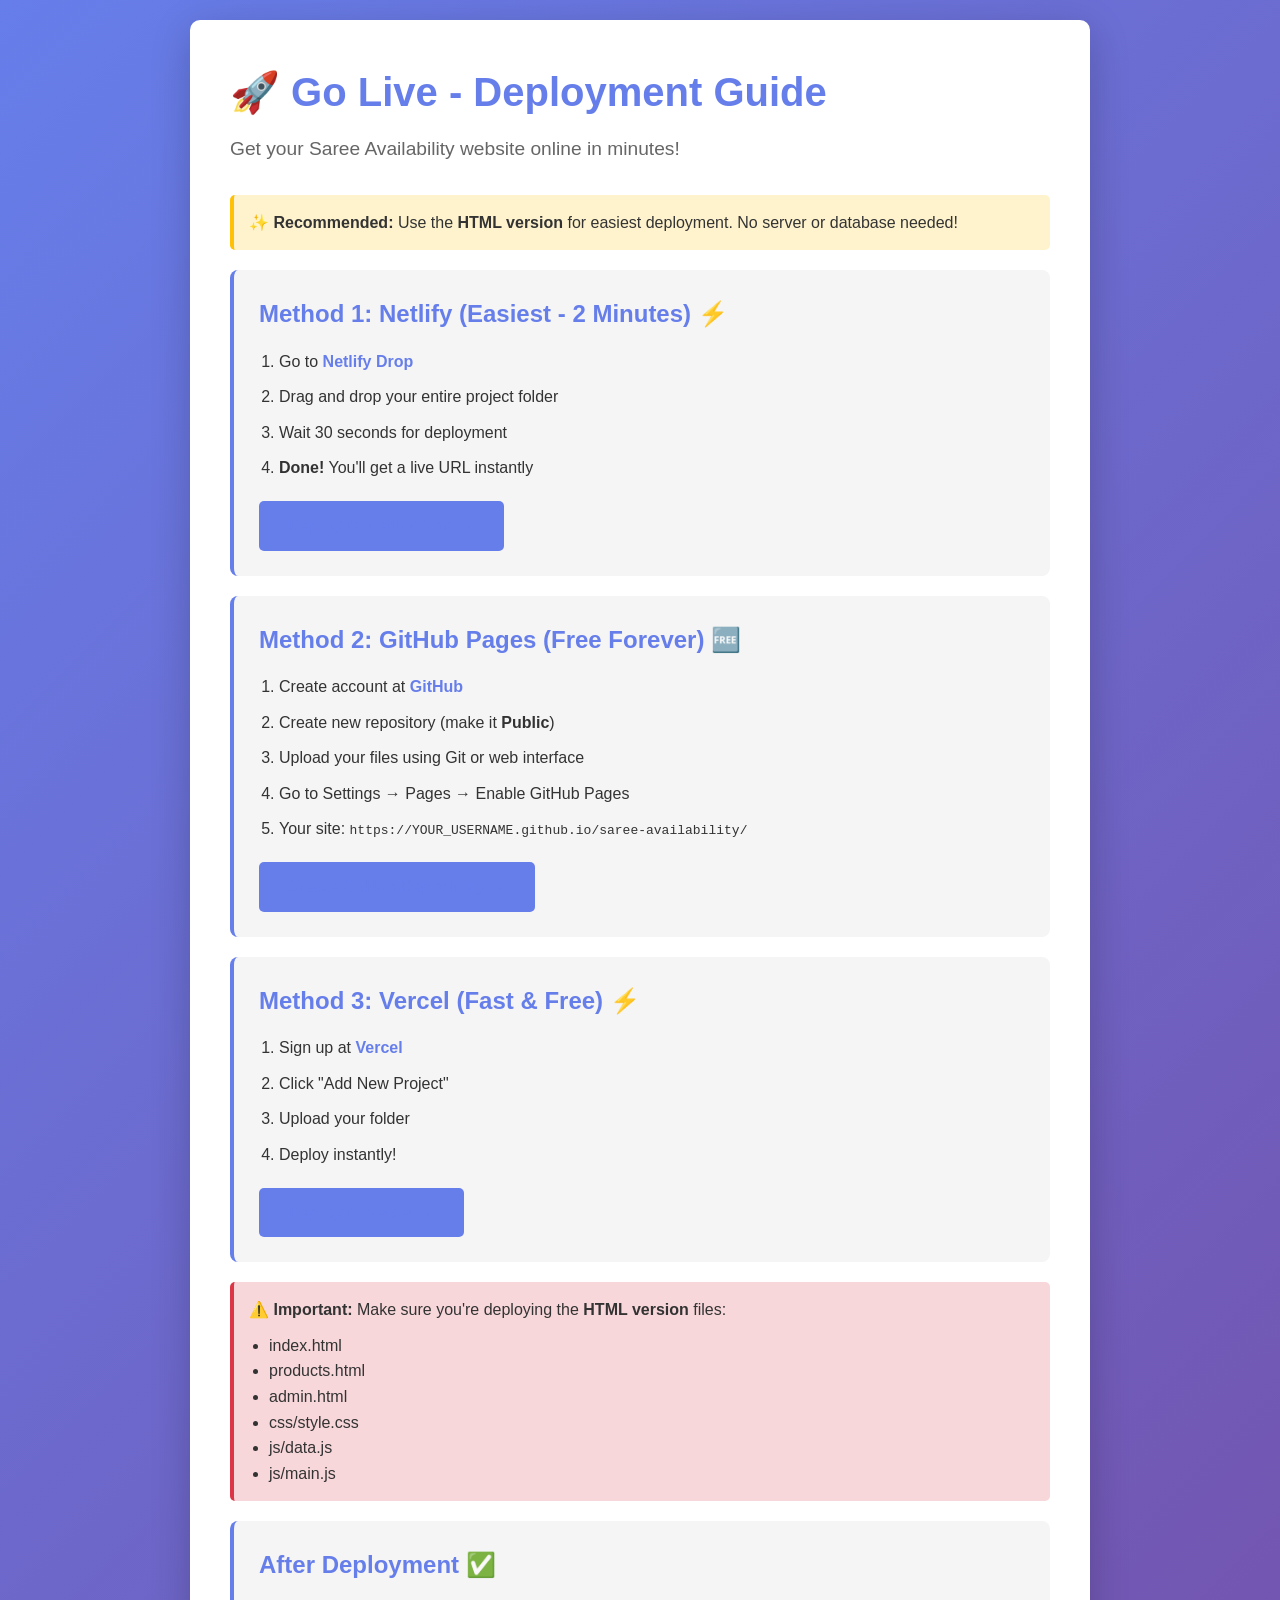
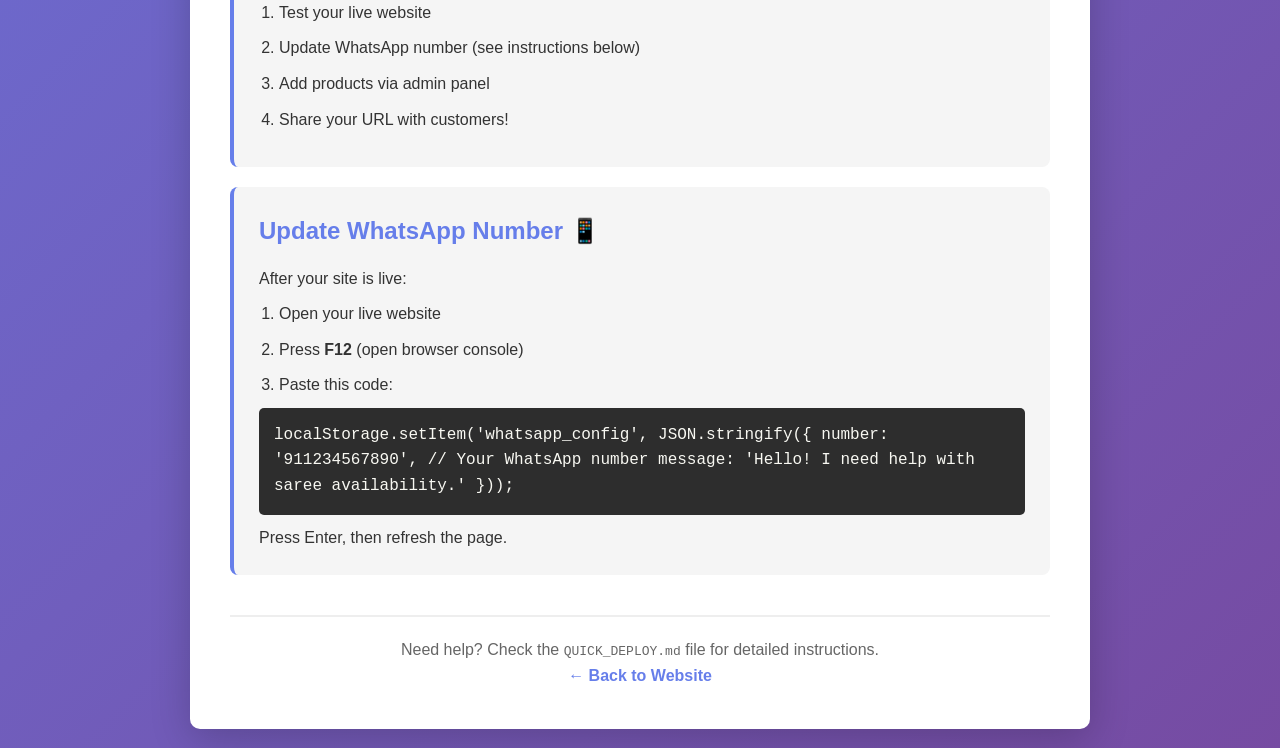
<file: deploy.html>
<!DOCTYPE html>
<html lang="en">
<head>
    <meta charset="UTF-8">
    <meta name="viewport" content="width=device-width, initial-scale=1.0">
    <title>Deployment Guide - Saree Availability</title>
    <style>
        * {
            margin: 0;
            padding: 0;
            box-sizing: border-box;
        }
        body {
            font-family: 'Segoe UI', Tahoma, Geneva, Verdana, sans-serif;
            line-height: 1.6;
            color: #333;
            background: linear-gradient(135deg, #667eea 0%, #764ba2 100%);
            min-height: 100vh;
            padding: 20px;
        }
        .container {
            max-width: 900px;
            margin: 0 auto;
            background: white;
            border-radius: 10px;
            padding: 40px;
            box-shadow: 0 10px 40px rgba(0,0,0,0.2);
        }
        h1 {
            color: #667eea;
            margin-bottom: 10px;
            font-size: 2.5em;
        }
        .subtitle {
            color: #666;
            margin-bottom: 30px;
            font-size: 1.2em;
        }
        .method {
            background: #f5f5f5;
            border-radius: 8px;
            padding: 25px;
            margin-bottom: 20px;
            border-left: 4px solid #667eea;
        }
        .method h2 {
            color: #667eea;
            margin-bottom: 15px;
        }
        .method ol {
            margin-left: 20px;
            margin-top: 10px;
        }
        .method li {
            margin-bottom: 10px;
        }
        .method a {
            color: #667eea;
            text-decoration: none;
            font-weight: 600;
        }
        .method a:hover {
            text-decoration: underline;
        }
        .btn {
            display: inline-block;
            padding: 12px 30px;
            background: #667eea;
            color: white;
            text-decoration: none;
            border-radius: 5px;
            margin-top: 10px;
            font-weight: 600;
            transition: background 0.3s;
        }
        .btn:hover {
            background: #5568d3;
        }
        .highlight {
            background: #fff3cd;
            padding: 15px;
            border-radius: 5px;
            margin: 20px 0;
            border-left: 4px solid #ffc107;
        }
        .code {
            background: #2d2d2d;
            color: #f8f8f2;
            padding: 15px;
            border-radius: 5px;
            font-family: 'Courier New', monospace;
            margin: 10px 0;
            overflow-x: auto;
        }
        .warning {
            background: #f8d7da;
            padding: 15px;
            border-radius: 5px;
            margin: 20px 0;
            border-left: 4px solid #dc3545;
        }
    </style>
</head>
<body>
    <div class="container">
        <h1>🚀 Go Live - Deployment Guide</h1>
        <p class="subtitle">Get your Saree Availability website online in minutes!</p>

        <div class="highlight">
            <strong>✨ Recommended:</strong> Use the <strong>HTML version</strong> for easiest deployment. No server or database needed!
        </div>

        <div class="method">
            <h2>Method 1: Netlify (Easiest - 2 Minutes) ⚡</h2>
            <ol>
                <li>Go to <a href="https://app.netlify.com/drop" target="_blank">Netlify Drop</a></li>
                <li>Drag and drop your entire project folder</li>
                <li>Wait 30 seconds for deployment</li>
                <li><strong>Done!</strong> You'll get a live URL instantly</li>
            </ol>
            <a href="https://app.netlify.com/drop" target="_blank" class="btn">Deploy to Netlify Now →</a>
        </div>

        <div class="method">
            <h2>Method 2: GitHub Pages (Free Forever) 🆓</h2>
            <ol>
                <li>Create account at <a href="https://github.com" target="_blank">GitHub</a></li>
                <li>Create new repository (make it <strong>Public</strong>)</li>
                <li>Upload your files using Git or web interface</li>
                <li>Go to Settings → Pages → Enable GitHub Pages</li>
                <li>Your site: <code>https://YOUR_USERNAME.github.io/saree-availability/</code></li>
            </ol>
            <a href="https://github.com/new" target="_blank" class="btn">Create GitHub Repository →</a>
        </div>

        <div class="method">
            <h2>Method 3: Vercel (Fast & Free) ⚡</h2>
            <ol>
                <li>Sign up at <a href="https://vercel.com" target="_blank">Vercel</a></li>
                <li>Click "Add New Project"</li>
                <li>Upload your folder</li>
                <li>Deploy instantly!</li>
            </ol>
            <a href="https://vercel.com" target="_blank" class="btn">Deploy to Vercel →</a>
        </div>

        <div class="warning">
            <strong>⚠️ Important:</strong> Make sure you're deploying the <strong>HTML version</strong> files:
            <ul style="margin-left: 20px; margin-top: 10px;">
                <li>index.html</li>
                <li>products.html</li>
                <li>admin.html</li>
                <li>css/style.css</li>
                <li>js/data.js</li>
                <li>js/main.js</li>
            </ul>
        </div>

        <div class="method">
            <h2>After Deployment ✅</h2>
            <ol>
                <li>Test your live website</li>
                <li>Update WhatsApp number (see instructions below)</li>
                <li>Add products via admin panel</li>
                <li>Share your URL with customers!</li>
            </ol>
        </div>

        <div class="method">
            <h2>Update WhatsApp Number 📱</h2>
            <p>After your site is live:</p>
            <ol>
                <li>Open your live website</li>
                <li>Press <strong>F12</strong> (open browser console)</li>
                <li>Paste this code:</li>
            </ol>
            <div class="code">
localStorage.setItem('whatsapp_config', JSON.stringify({
    number: '911234567890',  // Your WhatsApp number
    message: 'Hello! I need help with saree availability.'
}));
            </div>
            <p>Press Enter, then refresh the page.</p>
        </div>

        <div style="text-align: center; margin-top: 40px; padding-top: 20px; border-top: 2px solid #eee;">
            <p style="color: #666;">Need help? Check the <code>QUICK_DEPLOY.md</code> file for detailed instructions.</p>
            <a href="index.html" style="color: #667eea; text-decoration: none; font-weight: 600;">← Back to Website</a>
        </div>
    </div>
</body>
</html>
</file>
